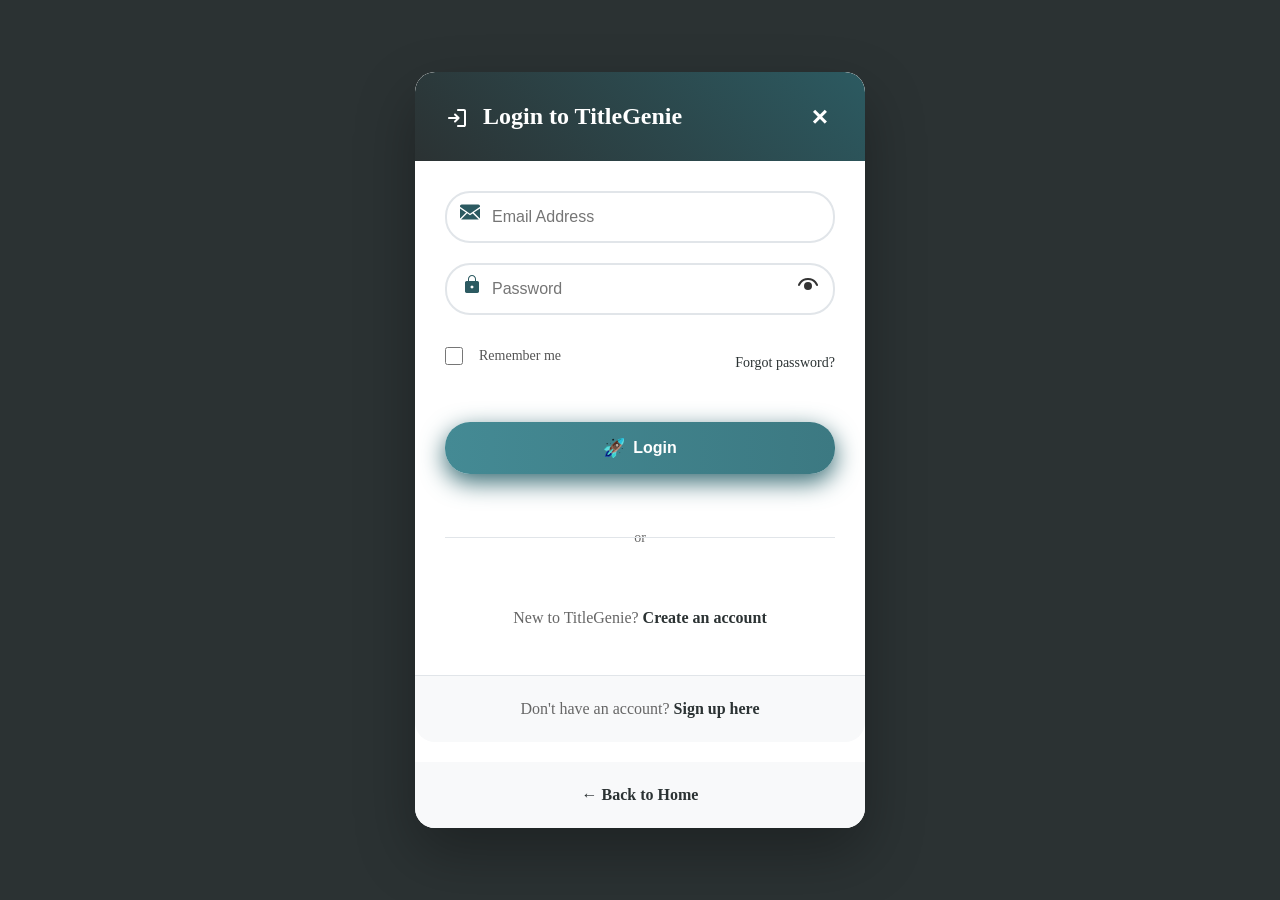
<file: login.html>
<!DOCTYPE html>
<html lang="en">
<head>
  <meta charset="UTF-8">
  <meta name="viewport" content="width=device-width, initial-scale=1.0">
  <title>Login - TitleGenie</title>
  <link rel="stylesheet" href="style.css">
  <style>
    body{
      display: flex;
      justify-content: center;
      align-items: center;
      min-height: 100vh;
      margin: 0;
      background: #2b3233;
    }
  </style>
</head>
<body>
  <div class="login-page-container">
    <div class="login-header">
      <h2><svg xmlns="http://www.w3.org/2000/svg" width="24" height="24" viewBox="0 0 24 24"><path fill="currentColor" d="M13 21q-.425 0-.712-.288T12 20t.288-.712T13 19h6V5h-6q-.425 0-.712-.288T12 4t.288-.712T13 3h6q.825 0 1.413.588T21 5v14q0 .825-.587 1.413T19 21zm-1.825-8H4q-.425 0-.712-.288T3 12t.288-.712T4 11h7.175L9.3 9.125q-.275-.275-.275-.675t.275-.7t.7-.313t.725.288L14.3 11.3q.3.3.3.7t-.3.7l-3.575 3.575q-.3.3-.712.288T9.3 16.25q-.275-.3-.262-.712t.287-.688z"/></svg> Login to TitleGenie</h2>
      <button class="close-btn" onclick="goBack()">&times;</button>
    </div>
    
    <form id="loginForm" style="padding: 30px; display: flex; flex-direction: column; gap: 20px;">
      <div class="input-group">
        <span class="input-icon"><svg xmlns="http://www.w3.org/2000/svg" width="20" height="20" viewBox="0 0 20 20"><path fill="currentColor" fill-rule="evenodd" d="m7.172 11.334l2.83 1.935l2.728-1.882l6.115 6.033q-.242.079-.512.08H1.667c-.22 0-.43-.043-.623-.12zM20 6.376v9.457c0 .247-.054.481-.15.692l-5.994-5.914zM0 6.429l6.042 4.132l-5.936 5.858A1.7 1.7 0 0 1 0 15.833zM18.333 2.5c.92 0 1.667.746 1.667 1.667v.586L9.998 11.648L0 4.81v-.643C0 3.247.746 2.5 1.667 2.5z"/></svg></span>
        <input type="email" id="loginEmail" placeholder="Email Address" required />
      </div>
      
      <div class="input-group">
        <span class="input-icon"><svg xmlns="http://www.w3.org/2000/svg" width="24" height="24" viewBox="0 0 24 24"><path fill="currentColor" d="M6.616 21q-.667 0-1.141-.475T5 19.386v-8.77q0-.666.475-1.14T6.615 9H8V7q0-1.671 1.165-2.835Q10.329 3 12 3t2.836 1.165T16 7v2h1.385q.666 0 1.14.475t.475 1.14v8.77q0 .666-.475 1.14t-1.14.475zM12 16.5q.633 0 1.066-.434q.434-.433.434-1.066t-.434-1.066T12 13.5t-1.066.434Q10.5 14.367 10.5 15t.434 1.066q.433.434 1.066.434M9 9h6V7q0-1.25-.875-2.125T12 4t-2.125.875T9 7z"/></svg></span>
        <input type="password" id="loginPassword" placeholder="Password" required />
        <span class="password-toggle" id="togglePassword"><svg xmlns="http://www.w3.org/2000/svg" width="24" height="24" viewBox="0 0 12 12"><path fill="currentColor" d="M1.974 6.659a.5.5 0 0 1-.948-.317c-.01.03 0-.001 0-.001a2 2 0 0 1 .062-.162c.04-.095.099-.226.18-.381c.165-.31.422-.723.801-1.136C2.834 3.827 4.087 3 6 3s3.166.827 3.931 1.662a5.5 5.5 0 0 1 .98 1.517l.046.113c.003.008.013.06.023.11L11 6.5s.084.333-.342.474a.5.5 0 0 1-.632-.314v-.003l-.006-.016l-.031-.078a4.5 4.5 0 0 0-.795-1.226C8.584 4.674 7.587 4 6 4s-2.584.673-3.194 1.338a4.5 4.5 0 0 0-.795 1.225l-.03.078zM4 7a2 2 0 1 1 4 0a2 2 0 0 1-4 0"/></svg></span>
      </div>
      
      <div class="login-options" style="display: flex; justify-content: space-between; align-items: center; margin: 10px 0;">
        <label class="checkbox-container">
          <input type="checkbox" id="rememberMe">
          <span class="checkmark"></span>
          Remember me
        </label>
        <a href="#" class="forgot-password">Forgot password?</a>
      </div>
      
      <button type="submit" class="generate-btn login-submit" style="width: 100%; justify-content: center; margin: 10px 0;">
        <span class="btn-icon">🚀</span>
        Login
      </button>
      
      <div class="login-divider" style="text-align: center; position: relative; margin: 20px 0;">
        <span style="background: white; padding: 0 20px; color: #666; font-size: 14px;">or</span>
      </div>
      
      <div class="alternative-login" style="text-align: center; padding: 15px 0;">
        <p style="color: #666; margin: 0;">New to TitleGenie? <a href="#" id="signupLink">Create an account</a></p>
      </div>
    </form>
    
    <div class="signup-link" style="text-align: center; padding: 20px 30px; border-top: 1px solid #e1e5e9; background: #f8f9fa;">
      <p style="color: #666; margin: 0;">Don't have an account? <a href="#" id="signupLink2">Sign up here</a></p>
    </div>
    
    <div class="back-to-home">
      <a href="index.html">← Back to Home</a>
    </div>
  </div>

  <script>
    // Login functionality
    const loginForm = document.getElementById("loginForm");
    const togglePassword = document.getElementById("togglePassword");
    const eyeImage = document.getElementsByClassName("toggle-password");

    // Password visibility toggle
    togglePassword.onclick = function() {
      const passwordInput = document.getElementById('loginPassword');
      const type = passwordInput.getAttribute('type') === 'password' ? 'text' : 'password';
      passwordInput.setAttribute('type', type);
      togglePassword.textContent = type === 'password' ? '👀' : '🙈';
    };
    
    // Handle login form submission
    loginForm.onsubmit = function(e) {
      e.preventDefault();
      const email = document.getElementById('loginEmail').value;
      const password = document.getElementById('loginPassword').value;
      const rememberMe = document.getElementById('rememberMe').checked;
      
      if (!email || !password) {
        showNotification('⚠️ Please fill in all fields', 'error');
        return;
      }
      
      // Add loading state
      const submitBtn = e.target.querySelector('.login-submit');
      const originalText = submitBtn.innerHTML;
      submitBtn.classList.add('loading');
      submitBtn.disabled = true;
      submitBtn.innerHTML = '<span class="btn-icon">⏳</span> Logging in...';
      
      // Simulate login process
      setTimeout(() => {
        // Reset button
        submitBtn.classList.remove('loading');
        submitBtn.disabled = false;
        submitBtn.innerHTML = originalText;
        
        // Mock login validation
        // if (email === 'demo@titlegenie.com' && password === 'demo123') {
        //   showNotification('🎉 Login successful! Redirecting...', 'success');
          
        //   // Store login info
          if (typeof(Storage) !== "undefined") {
            sessionStorage.setItem('isLoggedIn', 'true');
            sessionStorage.setItem('userEmail', email);
            if (rememberMe) {
              localStorage.setItem('rememberUser', email);
            }
          }
          function updateLoginState(isLoggedIn, email = '') {
            if (isLoggedIn && loginLink) {
              loginLink.innerHTML = ` HI, ${email.split('@')[0]}!`;
              loginLink.style.background = 'linear-gradient(45deg, #28a745, #20c997)';
              loginLink.href = '#';
              loginLink.onclick = handleLogout;
            } else if (loginLink) {
              loginLink.innerHTML = ` Login`;
              loginLink.style.background = 'linear-gradient(45deg, #ff6f61, #ff8a65)';
              loginLink.href = 'login.html';
              loginLink.onclick = null;
            }
          }
          
        //   // Redirect to home page after success
          setTimeout(() => {
            window.location.href = 'index.html';
          }, 1500);
        // } else {
        //   showNotification('❌ Invalid credentials. Try demo@titlegenie.com / demo123', 'error');
        // }
      }, 2000);
    };
    
    // Go back function
    function goBack() {
      if (window.history.length > 1) {
        window.history.back();
      } else {
        window.location.href = 'index.html';
      }
    }
    
    // Sign up link handlers
    document.getElementById('signupLink').onclick = function(e) {
      e.preventDefault();
      showNotification(' Sign up functionality would be implemented here', 'info');
    };
    
    document.getElementById('signupLink2').onclick = function(e) {
      e.preventDefault();
      showNotification(' Sign up functionality would be implemented here', 'info');
    };
    
    // Forgot password handler
    document.querySelector('.forgot-password').onclick = function(e) {
      e.preventDefault();
      showNotification(' Password reset email would be sent', 'info');
    };
    
    // Auto-fill remembered user
    window.addEventListener('load', () => {
      if (typeof(Storage) !== "undefined") {
        const rememberedUser = localStorage.getItem('rememberUser');
        if (rememberedUser) {
          document.getElementById('loginEmail').value = rememberedUser;
          document.getElementById('rememberMe').checked = true;
        }
      }
    });
    
    // Notification system
    function showNotification(message, type = 'info') {
      // Remove existing notifications
      const existingNotifications = document.querySelectorAll('.notification');
      existingNotifications.forEach(notif => notif.remove());
      
      const notification = document.createElement('div');
      notification.className = `notification notification-${type}`;
      notification.innerHTML = `
        <div class="notification-content">
          <span class="notification-message">${message}</span>
          <button class="notification-close">×</button>
        </div>
      `;
      
      // Notification styles
      const style = document.createElement('style');
      style.textContent = `
        .notification {
          position: fixed;
          top: 20px;
          right: 20px;
          background: white;
          border-radius: 10px;
          box-shadow: 0 10px 30px rgba(0, 0, 0, 0.2);
          z-index: 10000;
          min-width: 300px;
          max-width: 400px;
          animation: slideInRight 0.3s ease-out;
        }
        
        .notification-success { border-left: 4px solid #28a745; }
        .notification-error { border-left: 4px solid #dc3545; }
        .notification-info { border-left: 4px solid #17a2b8; }
        
        .notification-content {
          display: flex;
          align-items: center;
          justify-content: space-between;
          padding: 15px 20px;
        }
        
        .notification-message {
          color: #333;
          font-size: 14px;
          font-weight: 500;
        }
        
        .notification-close {
          background: none;
          border: none;
          font-size: 18px;
          cursor: pointer;
          color: #666;
          padding: 0;
          margin-left: 15px;
        }
        
        @keyframes slideInRight {
          from { transform: translateX(100%); opacity: 0; }
          to { transform: translateX(0); opacity: 1; }
        }
      `;
      
      if (!document.querySelector('#notification-styles')) {
        style.id = 'notification-styles';
        document.head.appendChild(style);
      }
      
      document.body.appendChild(notification);
      
      // Auto remove after 4 seconds
      const autoRemoveTimeout = setTimeout(() => {
        removeNotification(notification);
      }, 4000);
      
      // Manual close
      const closeBtn = notification.querySelector('.notification-close');
      closeBtn.onclick = () => {
        clearTimeout(autoRemoveTimeout);
        removeNotification(notification);
      };
    }
    
    // Remove notification with animation
    function removeNotification(notification) {
      notification.style.animation = 'slideOutRight 0.3s ease-out';
      setTimeout(() => {
        if (notification.parentNode) {
          notification.parentNode.removeChild(notification);
        }
      }, 300);
    }
  </script>
</body>
</html>
</file>
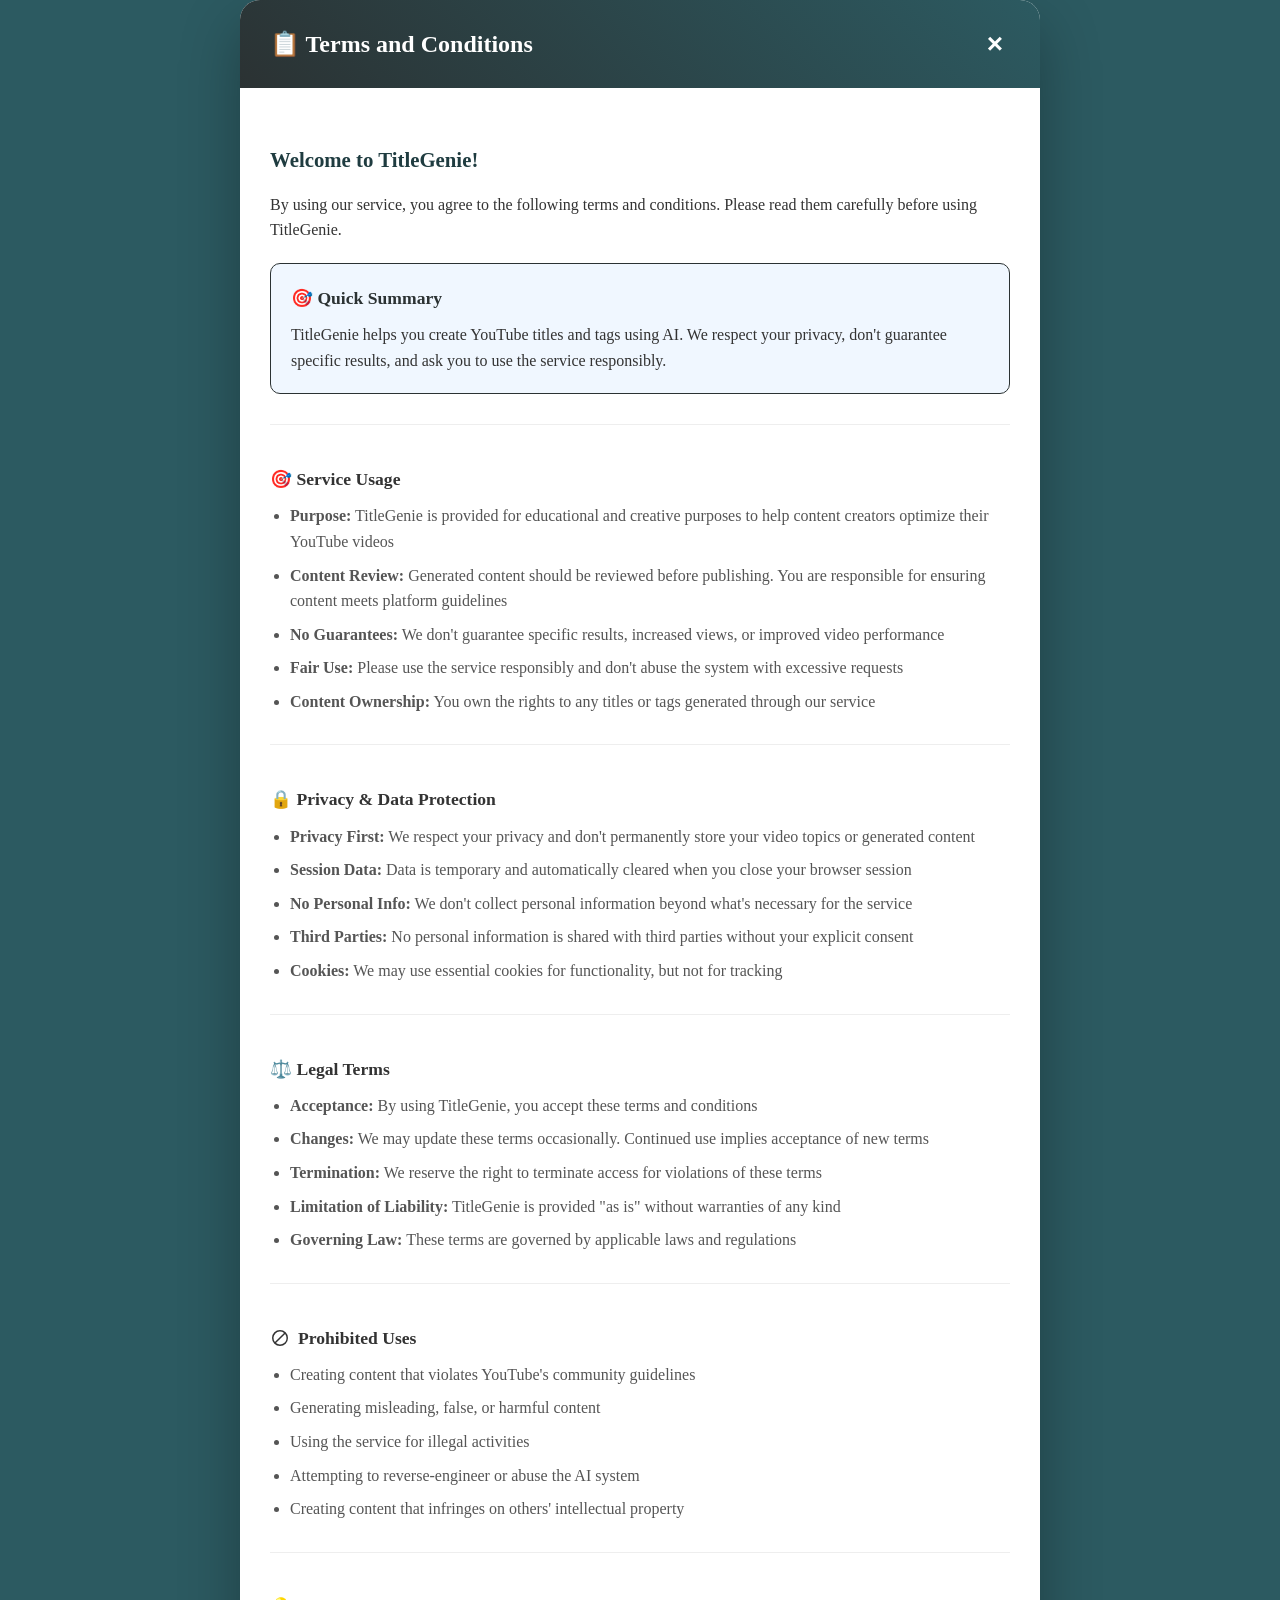
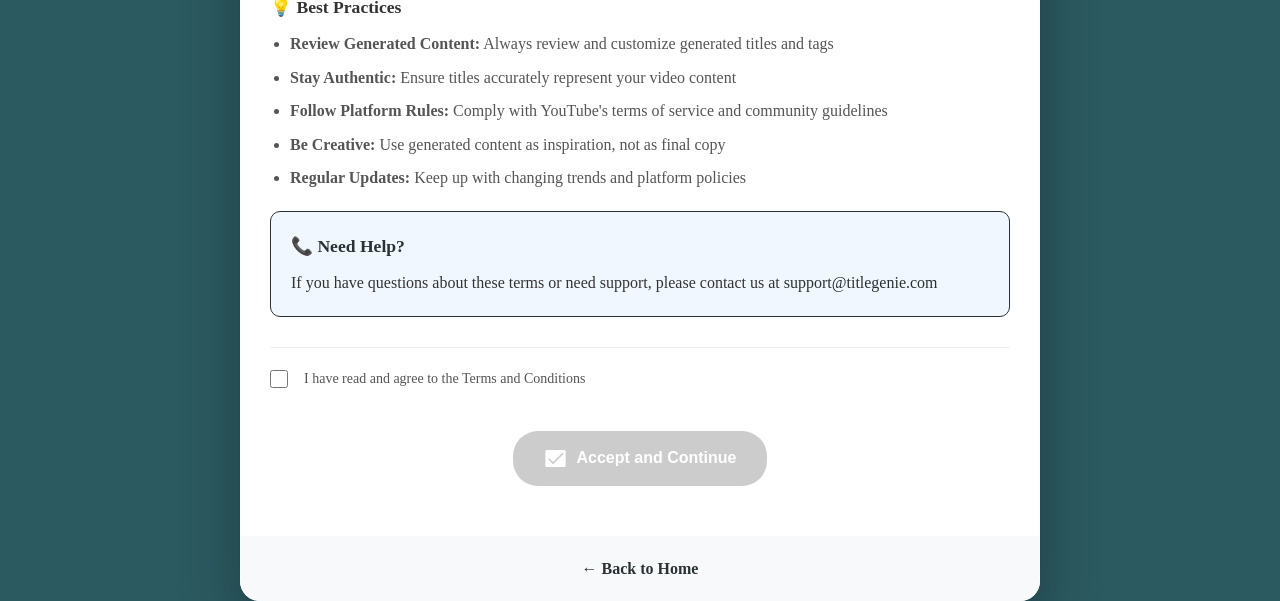
<file: terms.html>
<!DOCTYPE html>
<html lang="en">
<head>
  <meta charset="UTF-8">
  <meta name="viewport" content="width=device-width, initial-scale=1.0">
  <title>Terms & Conditions - TitleGenie</title>
  <link rel="stylesheet" href="style.css">

</head>
<body>
  <div class="terms-page-container">
    <div class="terms-header">
      <h2>📋 Terms and Conditions</h2>
      <button class="close-btn" onclick="goBack()">&times;</button>
    </div>
    
    <div class="terms-body">
      <h3>Welcome to TitleGenie!</h3>
      <p>By using our service, you agree to the following terms and conditions. Please read them carefully before using TitleGenie.</p>
      
      <div class="highlight-box">
        <h4>🎯 Quick Summary</h4>
        <p>TitleGenie helps you create YouTube titles and tags using AI. We respect your privacy, don't guarantee specific results, and ask you to use the service responsibly.</p>
      </div>
      
      <div class="section-divider">
        <h4>🎯 Service Usage</h4>
        <ul>
          <li><strong>Purpose:</strong> TitleGenie is provided for educational and creative purposes to help content creators optimize their YouTube videos</li>
          <li><strong>Content Review:</strong> Generated content should be reviewed before publishing. You are responsible for ensuring content meets platform guidelines</li>
          <li><strong>No Guarantees:</strong> We don't guarantee specific results, increased views, or improved video performance</li>
          <li><strong>Fair Use:</strong> Please use the service responsibly and don't abuse the system with excessive requests</li>
          <li><strong>Content Ownership:</strong> You own the rights to any titles or tags generated through our service</li>
        </ul>
      </div>
      
      <div class="section-divider">
        <h4>🔒 Privacy & Data Protection</h4>
        <ul>
          <li><strong>Privacy First:</strong> We respect your privacy and don't permanently store your video topics or generated content</li>
          <li><strong>Session Data:</strong> Data is temporary and automatically cleared when you close your browser session</li>
          <li><strong>No Personal Info:</strong> We don't collect personal information beyond what's necessary for the service</li>
          <li><strong>Third Parties:</strong> No personal information is shared with third parties without your explicit consent</li>
          <li><strong>Cookies:</strong> We may use essential cookies for functionality, but not for tracking</li>
        </ul>
      </div>
      
      <div class="section-divider">
        <h4>⚖️ Legal Terms</h4>
        <ul>
          <li><strong>Acceptance:</strong> By using TitleGenie, you accept these terms and conditions</li>
          <li><strong>Changes:</strong> We may update these terms occasionally. Continued use implies acceptance of new terms</li>
          <li><strong>Termination:</strong> We reserve the right to terminate access for violations of these terms</li>
          <li><strong>Limitation of Liability:</strong> TitleGenie is provided "as is" without warranties of any kind</li>
          <li><strong>Governing Law:</strong> These terms are governed by applicable laws and regulations</li>
        </ul>
      </div>
      
      <div class="section-divider">
        <h4><svg xmlns="http://www.w3.org/2000/svg" width="20" height="20" viewBox="0 0 20 20"><path fill="currentColor" d="M18 10a8 8 0 1 1-16 0a8 8 0 0 1 16 0m-1.5 0a6.47 6.47 0 0 0-1.404-4.035l-9.131 9.131A6.5 6.5 0 0 0 16.5 10M4.904 14.035l9.131-9.131a6.5 6.5 0 0 0-9.131 9.131"/></svg> Prohibited Uses</h4>
        <ul>
          <li>Creating content that violates YouTube's community guidelines</li>
          <li>Generating misleading, false, or harmful content</li>
          <li>Using the service for illegal activities</li>
          <li>Attempting to reverse-engineer or abuse the AI system</li>
          <li>Creating content that infringes on others' intellectual property</li>
        </ul>
      </div>
      
      <div class="section-divider">
        <h4>💡 Best Practices</h4>
        <ul>
          <li><strong>Review Generated Content:</strong> Always review and customize generated titles and tags</li>
          <li><strong>Stay Authentic:</strong> Ensure titles accurately represent your video content</li>
          <li><strong>Follow Platform Rules:</strong> Comply with YouTube's terms of service and community guidelines</li>
          <li><strong>Be Creative:</strong> Use generated content as inspiration, not as final copy</li>
          <li><strong>Regular Updates:</strong> Keep up with changing trends and platform policies</li>
        </ul>
      </div>
      
      <div class="highlight-box">
        <h4>📞 Need Help?</h4>
        <p>If you have questions about these terms or need support, please contact us at <a href="mailto:support@titlegenie.com">support@titlegenie.com</a></p>
      </div>
      
      <div class="terms-agreement">
        <label class="checkbox-container">
          <input type="checkbox" id="agreeTerms">
          <span class="checkmark"></span>
          I have read and agree to the Terms and Conditions
        </label>
        <br>
        <button class="accept-btn" id="acceptTerms" disabled>
          <svg xmlns="http://www.w3.org/2000/svg" width="25" height="25" viewBox="0 0 256 256"><path fill="currentColor" d="M216 40H40a16 16 0 0 0-16 16v144a16 16 0 0 0 16 16h176a16 16 0 0 0 16-16V56a16 16 0 0 0-16-16m-10.34 45.66l-96 96a8 8 0 0 1-11.32 0l-40-40a8 8 0 0 1 11.32-11.32L104 164.69l90.34-90.35a8 8 0 0 1 11.32 11.32"/></svg> Accept and Continue
        </button>
      </div>
    </div>
    
    <div class="back-to-home">
      <a href="index.html">← Back to Home</a>
    </div>
  </div>

  <script>
    const agreeTerms = document.getElementById("agreeTerms");
    const acceptTerms = document.getElementById("acceptTerms");
    
    // Terms agreement handling
    agreeTerms.onchange = function() {
      acceptTerms.disabled = !this.checked;
      if (this.checked) {
        acceptTerms.style.animation = 'pulse 0.5s ease-in';
        setTimeout(() => {
          acceptTerms.style.animation = '';
        }, 500);
      }
    };
    
    acceptTerms.onclick = function() {
      // Store acceptance in session storage
      if (typeof(Storage) !== "undefined") {
        sessionStorage.setItem('hasVisited', 'true');
        sessionStorage.setItem('termsAccepted', 'true');
        sessionStorage.setItem('acceptedDate', new Date().toISOString());
      }
      
      showNotification('✅ Terms accepted! Welcome to TitleGenie!', 'success');
      
      // Redirect after a brief delay
      setTimeout(() => {
        window.location.href = 'index.html';
      }, 1500);
    };
    
    // Go back function
    function goBack() {
      if (window.history.length > 1) {
        window.history.back();
      } else {
        window.location.href = 'index.html';
      }
    }
    
    // Check if user has already accepted terms
    window.addEventListener('load', () => {
      if (typeof(Storage) !== "undefined") {
        const hasAccepted = sessionStorage.getItem('termsAccepted');
        const acceptedDate = sessionStorage.getItem('acceptedDate');
        
        if (hasAccepted && acceptedDate) {
          const acceptDate = new Date(acceptedDate);
          const now = new Date();
          const daysDiff = (now - acceptDate) / (1000 * 60 * 60 * 24);
          
          // If accepted within last 30 days, show notification
          if (daysDiff < 30) {
            showNotification(`ℹ️ You accepted these terms on ${acceptDate.toLocaleDateString()}`, 'info');
          }
        }
      }
    });
    
    // Notification system
    function showNotification(message, type = 'info') {
      const existingNotifications = document.querySelectorAll('.notification');
      existingNotifications.forEach(notif => notif.remove());
      
      const notification = document.createElement('div');
      notification.className = `notification notification-${type}`;
      notification.innerHTML = `
        <div class="notification-content">
          <span class="notification-message">${message}</span>
          <button class="notification-close">×</button>
        </div>
      `;
      
      const style = document.createElement('style');
      style.textContent = `
        .notification {
          position: fixed;
          top: 20px;
          right: 20px;
          background: white;
          border-radius: 10px;
          box-shadow: 0 10px 30px rgba(0, 0, 0, 0.2);
          z-index: 10000;
          min-width: 300px;
          max-width: 400px;
          animation: slideInRight 0.3s ease-out;
        }
        
        .notification-success { border-left: 4px solid #28a745; }
        .notification-error { border-left: 4px solid #dc3545; }
        .notification-info { border-left: 4px solid #17a2b8; }
        
        .notification-content {
          display: flex;
          align-items: center;
          justify-content: space-between;
          padding: 15px 20px;
        }
        
        .notification-message {
          color: #333;
          font-size: 14px;
          font-weight: 500;
        }
        
        .notification-close {
          background: none;
          border: none;
          font-size: 18px;
          cursor: pointer;
          color: #666;
          padding: 0;
          margin-left: 15px;
        }
        
        @keyframes slideInRight {
          from { transform: translateX(100%); opacity: 0; }
          to { transform: translateX(0); opacity: 1; }
        }
        
        @keyframes pulse {
          0% { transform: scale(1); }
          50% { transform: scale(1.05); }
          100% { transform: scale(1); }
        }
      `;
      
      if (!document.querySelector('#notification-styles')) {
        style.id = 'notification-styles';
        document.head.appendChild(style);
      }
      
      document.body.appendChild(notification);
      
      const autoRemoveTimeout = setTimeout(() => {
        removeNotification(notification);
      }, 4000);
      
      const closeBtn = notification.querySelector('.notification-close');
      closeBtn.onclick = () => {
        clearTimeout(autoRemoveTimeout);
        removeNotification(notification);
      };
    }
    
    function removeNotification(notification) {
      notification.style.animation = 'slideOutRight 0.3s ease-out';
      setTimeout(() => {
        if (notification.parentNode) {
          notification.parentNode.removeChild(notification);
        }
      }, 300);
    }
  </script>
</body>
</html>
</file>
<file: style.css>
* {
  margin: 0;
  padding: 0;
  box-sizing: border-box;
}

body {
  font-family: "Fraunces", serif;
  background: #2c5a61;
  min-height: 100vh;
  color: #333;
  line-height: 1.6;
}

/* Navbar */
.navbar {
  display: flex;
  justify-content: space-between;
  align-items: center;
  text-align: center;
  gap: 1.5rem;
  padding: 15px 40px;
  background: #2c5a61;
  backdrop-filter: blur(10px);
  /* box-shadow: 0 4px 20px rgba(0, 0, 0, 0.1); */
  position: relative;
  top: 0;
  z-index: 100;
}

.logo {
  display: flex;
  align-items: center;
  gap: 8px;
  font-size: 24px;
  font-weight: bold;
  color: #6e61ff;
  cursor: pointer;
}

.logo-icon {
  font-size: 28px;
  animation: bounce 2s infinite;
  color: white;
  filter: invert(1);
}

.logo-text {
  background: #ffffff;
  -webkit-background-clip: text;
  -webkit-text-fill-color: transparent;
  background-clip: text;
}

/* @keyframes bounce {
  0%, 20%, 50%, 80%, 100% { transform: translateY(0); }
  40% { transform: translateY(-5px); }
  60% { transform: translateY(-3px); }
} */
 .navbar-toggle {
  display: none;
  background: transparent;
  padding: 10px;
  border: none;
  cursor: pointer;
 }
 .navbar-toggle .bar {
  display: block;
  height: 3px;
  width: 25px;
  background: white;
  margin: 4px auto;
  transition: all 0.3s ease;
 }
  .navbar-toggle.active .bar:nth-child(2) {
    opacity: 0;
  }
  .navbar-toggle.active .bar:nth-child(1) {
    transform: translateY(7px) rotate(45deg);
  }
  .navbar-toggle.active .bar:nth-child(3) {
    transform: translateY(-7px) rotate(-45deg);
  }

.nav-links {
  display: flex;
  align-items: center;
  gap: 25px;
}

.nav-links a {
  text-decoration: none;
  color: #ffffff;
  font-size: 16px;
  font-weight: 500;
  padding: 8px 16px;
  border-radius: 25px;
  transition: all 0.7s ease;
  white-space: nowrap;
}

.nav-links a:hover, .nav-links a.active {
  background: #61848a;
  color: rgb(255, 255, 255);
  transform: translateY(-2px);
}

.terms-link {
  color: #ffffff !important;
  font-weight: 600;
}

.login-btn {
  display: flex;
  align-items: center;
  gap: 8px;
  padding: 12px 24px;
  /* background: #ffffff; */
  color: rgb(255, 255, 255);
  border: 2px solid #61848a;
  border-radius: 25px;
  cursor: pointer;
  font-size: 16px;
  font-weight: 600;
  transition: all 0.3s ease;
}

.login-btn:hover {
  /* background: linear-gradient(45deg, #e65b50, #ff7043); */
  transform: translateY(-2px);
  box-shadow: 0 6px 20px #162d31;
}

.login-icon {
  font-size: 20px;
  filter: invert(1);
}

/* Hero Section */
.hero {
  position: relative;
  text-align: center;
  padding: 80px 20px;
  overflow: hidden;
}

.hero-background {
  position: absolute;
  top: 0;
  left: 0;
  right: 0;
  bottom: 0;
  /* background: 
    radial-gradient(circle at 20% 50%, rgba(120, 119, 198, 0.3) 0%, transparent 50%),
    radial-gradient(circle at 80% 20%, rgba(255, 111, 97, 0.3) 0%, transparent 50%),
    radial-gradient(circle at 40% 80%, rgba(102, 126, 234, 0.3) 0%, transparent 50%); */
  animation: float 6s ease-in-out infinite;
}

/* @keyframes float {
  0%, 100% { transform: translateY(0px); }
  50% { transform: translateY(-20px); }
} */

.hero-content {
  position: relative;
  z-index: 2;
}

.hero h1 {
  font-size: 3.5rem;
  margin-bottom: 20px;
  background: white;
  -webkit-background-clip: text;
  -webkit-text-fill-color: transparent;
  background-clip: text;
  font-weight: 800;
  line-height: 1.2;
}

.hero-emoji {
  display: inline-block;
  animation: rotate 3s linear infinite;
}

@keyframes rotate {
  from { transform: rotate(0deg); }
  to { transform: rotate(360deg); }
}

.hero-subtitle {
  font-size: 1.3rem;
  color: white;
  margin-bottom: 40px;
  font-weight: 300;
}

.search-box {
  display: flex;
  justify-content: center;
  gap: 15px;
  margin-bottom: 40px;
  flex-wrap: wrap;
}

.input-wrapper {
  position: relative;
  display: flex;
  align-items: center;
}

.search-icon {
  position: absolute;
  left: 15px;
  font-size: 18px;
  color: #2c5a61;
  z-index: 1;
}

.search-box input {
  padding: 15px 15px 15px 45px;
  width: 400px;
  border: 2px solid transparent;
  border-radius: 25px;
  font-size: 16px;
  background: rgba(255, 255, 255, 0.9);
  backdrop-filter: blur(10px);
  box-shadow: 0 8px 25px rgba(0, 0, 0, 0.1);
  transition: all 0.3s ease;
}

.search-box input:focus {
  outline: none;
  border-color: #1f3c40;
  box-shadow: 0 8px 25px rgba(21, 42, 46, 0.3);
  transform: translateY(-2px);
}

.generate-btn {
  display: flex;
  align-items: center;
  gap: 8px;
  padding: 15px 30px;
  background: linear-gradient(90deg, #448a94, #3c7982);
  color: white;
  border: none;
  border-radius: 25px;
  cursor: pointer;
  font-size: 16px;
  font-weight: 600;
  transition: all 0.3s ease;
  box-shadow: 0 8px 25px #366b73;
}

.generate-btn:hover {
  /* background: linear-gradient(45deg, #448a94, #32636b); */
  background: none;
  transform: translateY(-2px);
  box-shadow: 0 6px 20px #162d31;
}

.btn-icon {
  font-size: 18px;
  filter: invert(1);
}

/* Results Section */
.results-section {
  margin-top: 40px;
  animation: slideUp 0.5s ease-out;
}

@keyframes slideUp {
  from {
    opacity: 0;
    transform: translateY(30px);
  }
  to {
    opacity: 1;
    transform: translateY(0);
  }
}

.results-card {
  background: rgba(255, 255, 255, 0.95);
  backdrop-filter: blur(10px);
  padding: 30px;
  border-radius: 20px;
  box-shadow: 0 15px 40px rgba(0, 0, 0, 0.1);
  max-width: 600px;
  margin: 0 auto;
  border: 1px solid rgba(255, 255, 255, 0.2);
}

.results-card h3 {
  color: #2c5a61;
  margin-bottom: 15px;
  font-size: 1.2rem;
}

.results-card p {
  font-size: 1.1rem;
  color: #333;
  margin-bottom: 20px;
  padding: 15px;
  background: #f8f9fa;
  border-radius: 10px;
  border-left: 4px solid #2c5a61;
}

#generatedTags {
  display: flex;
  flex-wrap: wrap;
  gap: 8px;
  margin-bottom: 20px;
}

.tag {
  background: linear-gradient(45deg, #448a94, #34495e);
  color: white;
  padding: 6px 12px;
  border-radius: 15px;
  font-size: 14px;
  font-weight: 500;
}

.copy-btn {
  background: linear-gradient(45deg, #448a94, #34495e);
  color: white;
  border: none;
  padding: 12px 24px;
  border-radius: 25px;
  cursor: pointer;
  font-size: 16px;
  font-weight: 600;
  transition: all 0.3s ease;
}

.copy-btn:hover {
  background: linear-gradient(45deg, #218838, #1ba97e);
  transform: translateY(-2px);
}

/* How It Works Section */
.how-it-works {
  text-align: center;
  padding: 80px 20px;
  background: #15191a;
  backdrop-filter: blur(10px);
}

.how-it-works h2 {
  font-size: 2.5rem;
  margin-bottom: 50px;
  color: white;
  font-weight: 700;
}

.section-emoji {
  font-size: 3rem;
  margin-right: 15px;
}

.steps {
  display: flex;
  justify-content: center;
  gap: 30px;
  margin-top: 40px;
  flex-wrap: wrap;
}

.step {
  background: rgba(255, 255, 255, 0.95);
  backdrop-filter: blur(10px);
  padding: 40px 30px;
  border-radius: 20px;
  width: 280px;
  box-shadow: 0 15px 40px rgba(0, 0, 0, 0.1);
  transition: all 0.3s ease;
  border: 1px solid rgba(255, 255, 255, 0.2);
}

.step:hover {
  transform: translateY(-10px);
  box-shadow: 0 25px 50px rgba(0, 0, 0, 0.15);
}

.icon {
  font-size: 60px;
  margin-bottom: 20px;
  display: block;
}

.step h3 {
  font-size: 1.5rem;
  margin-bottom: 15px;
  color: #15191a;
  font-weight: 600;
}

.step p {
  color: #666;
  font-size: 1rem;
  line-height: 1.5;
}

/* Features Section */
.features {
  padding: 80px 20px;
  text-align: center;
  background: #2b3233;
}

.features h2 {
  font-size: 2.5rem;
  margin-bottom: 50px;
  color: white;
  font-weight: 700;
}

.features-grid {
  display: grid;
  grid-template-columns: repeat(auto-fit, minmax(250px, 1fr));
  gap: 30px;
  max-width: 1200px;
  margin: 0 auto;
}

.feature-card {
  background: rgba(255, 255, 255, 0.95);
  backdrop-filter: blur(10px);
  padding: 40px 25px;
  border-radius: 20px;
  box-shadow: 0 15px 40px rgba(0, 0, 0, 0.1);
  transition: all 0.3s ease;
  border: 1px solid rgba(255, 255, 255, 0.2);
}

.feature-card:hover {
  transform: translateY(-5px);
  box-shadow: 0 20px 45px rgba(0, 0, 0, 0.15);
}

.feature-icon {
  font-size: 50px;
  margin-bottom: 20px;
}

.feature-card h3 {
  font-size: 1.3rem;
  margin-bottom: 15px;
  color: #2b3233;
  font-weight: 600;
}

.feature-card p {
  color: #666;
  line-height: 1.5;
}

/* Terms Modal Styles */
.terms-page-container {
  max-width: 800px;
  margin: 0 auto;
  background: white;
  border-radius: 20px;
  box-shadow: 0 25px 60px rgba(0, 0, 0, 0.3);
  overflow: hidden;
}

.terms-header {
  background: linear-gradient(45deg, #2b3233, #2c5a61);
  color: white;
  padding: 25px 30px;
  display: flex;
  justify-content: space-between;
  align-items: center;
}

.close-btn {
  color: white;
  font-size: 28px;
  font-weight: bold;
  cursor: pointer;
  background: none;
  border: none;
  padding: 0;
  width: 30px;
  height: 30px;
  display: flex;
  align-items: center;
  justify-content: center;
  border-radius: 50%;
  transition: all 0.3s ease;
}

.close-btn:hover {
  background: rgba(255, 255, 255, 0.2);
  transform: rotate(90deg);
}

.terms-body {
  padding: 30px;
  line-height: 1.6;
}

.terms-body h3 {
  color: #1f3c40;
  margin: 25px 0 15px 0;
  font-size: 1.3rem;
}

.terms-body h4 {
  color: #333;
  margin: 20px 0 10px 0;
  font-size: 1.1rem;
  display: flex;
  align-items: center;
  gap: 8px;
}

.terms-body ul {
  margin-left: 20px;
  margin-bottom: 20px;
}

.terms-body li {
  margin-bottom: 8px;
  color: #555;
}

.terms-body a {
  color: #2b3233;
  text-decoration: none;
}

.terms-body a:hover {
  text-decoration: underline;
}

.terms-agreement {
  margin-top: 30px;
  padding-top: 20px;
  border-top: 1px solid #eee;
  text-align: center;
}

.checkbox-container {
  display: inline-flex;
  align-items: center;
  gap: 8px;
  cursor: pointer;
  font-size: 16px;
  color: #555;
  margin-bottom: 15px;
}

.checkbox-container input[type="checkbox"] {
  width: 18px;
  height: 18px;
  cursor: pointer;
}

.accept-btn {
  background: linear-gradient(45deg, #3c7982, #366b73);
  color: white;
  border: none;
  padding: 15px 30px;
  border-radius: 25px;
  cursor: pointer;
  font-size: 16px;
  font-weight: 600;
  transition: all 0.3s ease;
  display: inline-flex;
  align-items: center;
  gap: 8px;
}

.accept-btn:hover:not(:disabled) {
  background: linear-gradient(45deg, #3c7982, #366b73);
  transform: translateY(-2px);
}

.accept-btn:disabled {
  background: #ccc;
  cursor: not-allowed;
  transform: none;
}

.back-to-home {
  text-align: center;
  padding: 20px;
  background: #f8f9fa;
}

.back-to-home a {
  color: #6e61ff;
  text-decoration: none;
  font-weight: 600;
  display: inline-flex;
  align-items: center;
  gap: 5px;
  transition: all 0.3s ease;
}

.back-to-home a:hover {
  text-decoration: underline;
  transform: translateX(-3px);
}

.section-divider {
  border-top: 1px solid #eee;
  margin: 30px 0 20px 0;
  padding-top: 20px;
}

.highlight-box {
  background: #f0f7ff;
  border: 1px solid #2b3233;
  border-radius: 10px;
  padding: 20px;
  margin: 20px 0;
}

.highlight-box h4 {
  color: #2b3233;
  margin-top: 0;
}

/* Login Modal Styles */

.login-page-container {
  background: white;
  border-radius: 20px;
  width: 90%;
  max-width: 450px;
  box-shadow: 0 25px 60px rgba(0, 0, 0, 0.3);
  overflow: hidden;
}

.login-header {
  background: linear-gradient(45deg, #2b3233, #2c5a61);
  color: none;
  padding: 25px 30px;
  border-radius: 20px 20px 0 0;
  display: flex;
  justify-content: space-between;
  align-items: center;
}

.close-btn {
  color: white;
  font-size: 28px;
  font-weight: bold;
  cursor: pointer;
  background: none;
  border: none;
  padding: 0;
  width: 30px;
  height: 30px;
  display: flex;
  align-items: center;
  justify-content: center;
  border-radius: 50%;
  transition: all 0.3s ease;
}

.close-btn:hover {
  background: rgba(255, 255, 255, 0.2);
  transform: rotate(90deg);
}

.back-to-home {
  text-align: center;
  margin-top: 20px;
}

.back-to-home a {
  color: #2b3233;
  text-decoration: none;
  font-weight: 600;
  display: inline-flex;
  align-items: center;
  gap: 5px;
  transition: all 0.3s ease;
}

.back-to-home a:hover {
  text-decoration: underline;
  transform: translateX(-3px);
}
.login-content {
  max-width: 450px;
}

.login-header h2 {
  font-size: 1.5rem;
  margin: 0;
  color: white;
}

.login-header svg {
  vertical-align: middle;
  margin-right: 8px;
  margin-top: -2px;
}

#loginForm {
  padding: 30px;
  display: flex;
  flex-direction: column;
  gap: 20px;
}

.input-group {
  position: relative;
  display: flex;
  align-items: center;
}

.input-icon {
  position: absolute;
  left: 15px;
  font-size: 18px;
  color: #2c5a61;
}

.input-group input {
  width: 100%;
  padding: 15px 15px 15px 45px;
  border: 2px solid #e1e5e9;
  border-radius: 25px;
  font-size: 16px;
  transition: all 0.3s ease;
}

.input-group input:focus {
  outline: none;
  border-color: #2b3233;
  box-shadow: 0 0 10px rgba(110, 97, 255, 0.2);
}

.password-toggle {
  position: absolute;
  right: 15px;
  cursor: pointer;
  font-size: 18px;
  z-index: 1;
}

.login-options {
  display: flex;
  justify-content: space-between;
  align-items: center;
  margin: 10px 0;
}

.login-options a {
  font-size: 14px;
  color: #2b3233;
}
.checkbox-container {
  display: flex;
  align-items: center;
  gap: 8px;
  cursor: pointer;
  font-size: 14px;
  color: #555;
}

.checkbox-container input[type="checkbox"] {
  width: 18px;
  height: 18px;
  cursor: pointer;
}

.forgot-password {
  color: #6e61ff;
  text-decoration: none;
  font-size: 14px;
}

.forgot-password:hover {
  text-decoration: underline;
}

.login-submit {
  width: 100%;
  justify-content: center;
  margin: 10px 0;
}
.login-submit:hover {
  background: none;
  border: 1px solid #2c5a61;
  color: #2c5a61;
}
.login-divider {
  text-align: center;
  position: relative;
  margin: 20px 0;
}

.login-divider::before {
  content: '';
  position: absolute;
  top: 50%;
  left: 0;
  right: 0;
  height: 1px;
  background: #e1e5e9;
}

.login-divider span {
  background: white;
  padding: 0 20px;
  color: #666;
  font-size: 14px;
}

.alternative-login {
  text-align: center;
  padding: 15px 0;
}

.alternative-login p {
  color: #666;
  margin: 0;
}

.alternative-login a {
  color: #2b3233;
  text-decoration: none;
  font-weight: 600;
}

.alternative-login a:hover {
  text-decoration: underline;
}

.signup-link {
  text-align: center;
  padding: 20px 30px;
  border-top: 1px solid #e1e5e9;
  background: #f8f9fa;
  border-radius: 0 0 20px 20px;
}

.signup-link p {
  color: #666;
  margin: 0;
}

.signup-link a {
  color: #2b3233;
  text-decoration: none;
  font-weight: 600;
}

.signup-link a:hover {
  text-decoration: underline;
}

.close {
  color: white;
  font-size: 28px;
  font-weight: bold;
  cursor: pointer;
  background: none;
  border: none;
  padding: 0;
  width: 30px;
  height: 30px;
  display: flex;
  align-items: center;
  justify-content: center;
  border-radius: 50%;
  transition: all 0.3s ease;
}

.close:hover {
  background: rgba(255, 255, 255, 0.2);
  transform: rotate(90deg);
}

/* About page */

.content {
  max-width: 800px;
  margin: 40px auto;
  padding: 0 20px;
}
.content h1 {
  font-size: 2rem;
  margin-bottom: 20px;
  color: white;
}

.content p {
  line-height: 1.6;
  color: white;
}

/* Footer */
.footer {
  background: #2b3233;
  color: white;
  padding: 50px 20px 20px;
  /* margin-top: 50px; */
}

.footer-content {
  display: grid;
  grid-template-columns: repeat(auto-fit, minmax(250px, 1fr));
  gap: 40px;
  max-width: 1200px;
  margin: 0 auto;
  margin-bottom: 30px;
}

.footer-section h3 {
  color: white;
  margin-bottom: 15px;
  font-size: 1.3rem;
}

.footer-section h4 {
  color: #ecf0f1;
  margin-bottom: 15px;
  font-size: 1.1rem;
}

.footer-section p {
  color: #bdc3c7;
  line-height: 1.6;
}

.footer-section a {
  color: rgba(255, 255, 255, 0.5);
  text-decoration: none;
  display: block;
  margin-bottom: 8px;
  transition: all 0.3s ease;
}

.footer-section a:hover {
  color: white;
  text-decoration: underline;
  transform: translateX(5px);
}

.footer-bottom {
  text-align: center;
  padding-top: 20px;
  border-top: 1px solid #34495e;
  color: #95a5a6;
}

/* Responsive Design */
@media (max-width: 800px) {
  .navbar {
    backdrop-filter: none;
  }
  
  .nav-links {
    display: none;
    flex-direction: column;
    align-items: flex-start;
    gap: 10px !important;
    position: absolute;
    height: 100vh;
    width: 250px;
    top: 0;
    right: 0;
    padding: 5rem 1.5rem;
    box-shadow: #15191a;
    backdrop-filter: blur(20px);
  }
  .nav-links.active {
    display: flex;
    transform: all 0.3s ease;
  }
  .navbar-toggle{
    display: block;
    z-index: 999;
  }
  
  .hero h1 {
    font-size: 2rem;
    align-items: center;
  }
  
  .search-box {
    flex-direction: column;
    align-items: center;
  }
  
  .search-box input {
    width: 100%;
    max-width: 350px;
  }
  
  .steps {
    flex-direction: column;
    align-items: center;
  }
  
  .features-grid {
    grid-template-columns: 1fr;
  }
  
  .modal-content {
    width: 95%;
    margin: 20px;
  }
  
  .footer-content {
    grid-template-columns: 1fr;
    text-align: center;
  }
}

@media (max-width: 480px) {
  .hero h1 {
    font-size: 2rem;
  }
  
  .hero-subtitle {
    font-size: 1.1rem;
  }
  
  .how-it-works h2,
  .features h2 {
    font-size: 2rem;
  }
  
  .section-emoji {
    font-size: 2rem;
  }
  
  .step,
  .feature-card {
    width: 100%;
  }
}

/* Animations for better UX */
.fade-in {
  animation: fadeIn 0.5s ease-in;
}

.slide-up {
  animation: slideUp 0.5s ease-out;
}

/* Loading states */
.loading {
  position: relative;
  pointer-events: none;
}

.loading::after {
  content: '';
  position: absolute;
  top: 50%;
  left: 50%;
  width: 20px;
  height: 20px;
  margin: -10px 0 0 -10px;
  border: 2px solid transparent;
  border-top: 2px solid #fff;
  border-radius: 50%;
  animation: spin 1s linear infinite;
}

@keyframes spin {
  0% { transform: rotate(0deg); }
  100% { transform: rotate(360deg); }
}

/* Success states */
.success {
  background: linear-gradient(45deg, #28a745, #20c997) !important;
  animation: pulse 0.5s ease-in;
}

@keyframes pulse {
  0% { transform: scale(1); }
  50% { transform: scale(1.05); }
  100% { transform: scale(1); }
}
</file>
